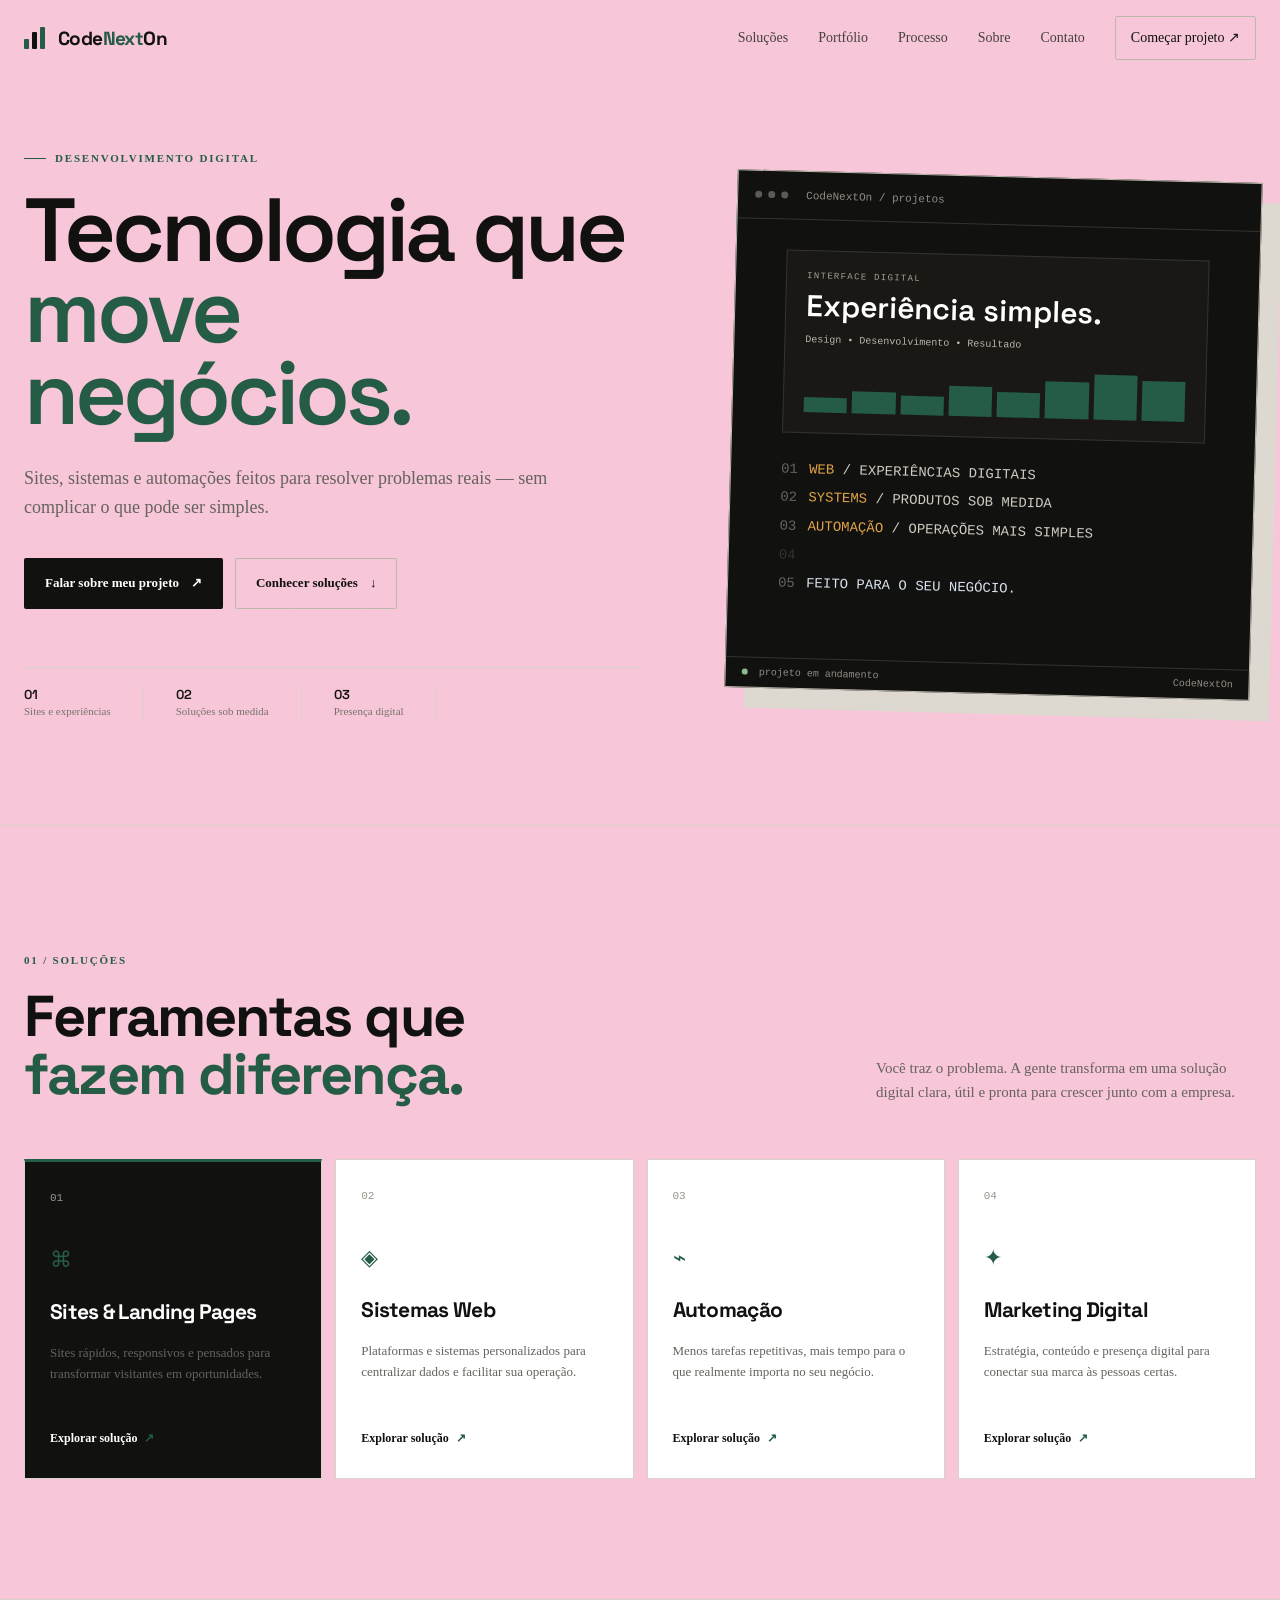
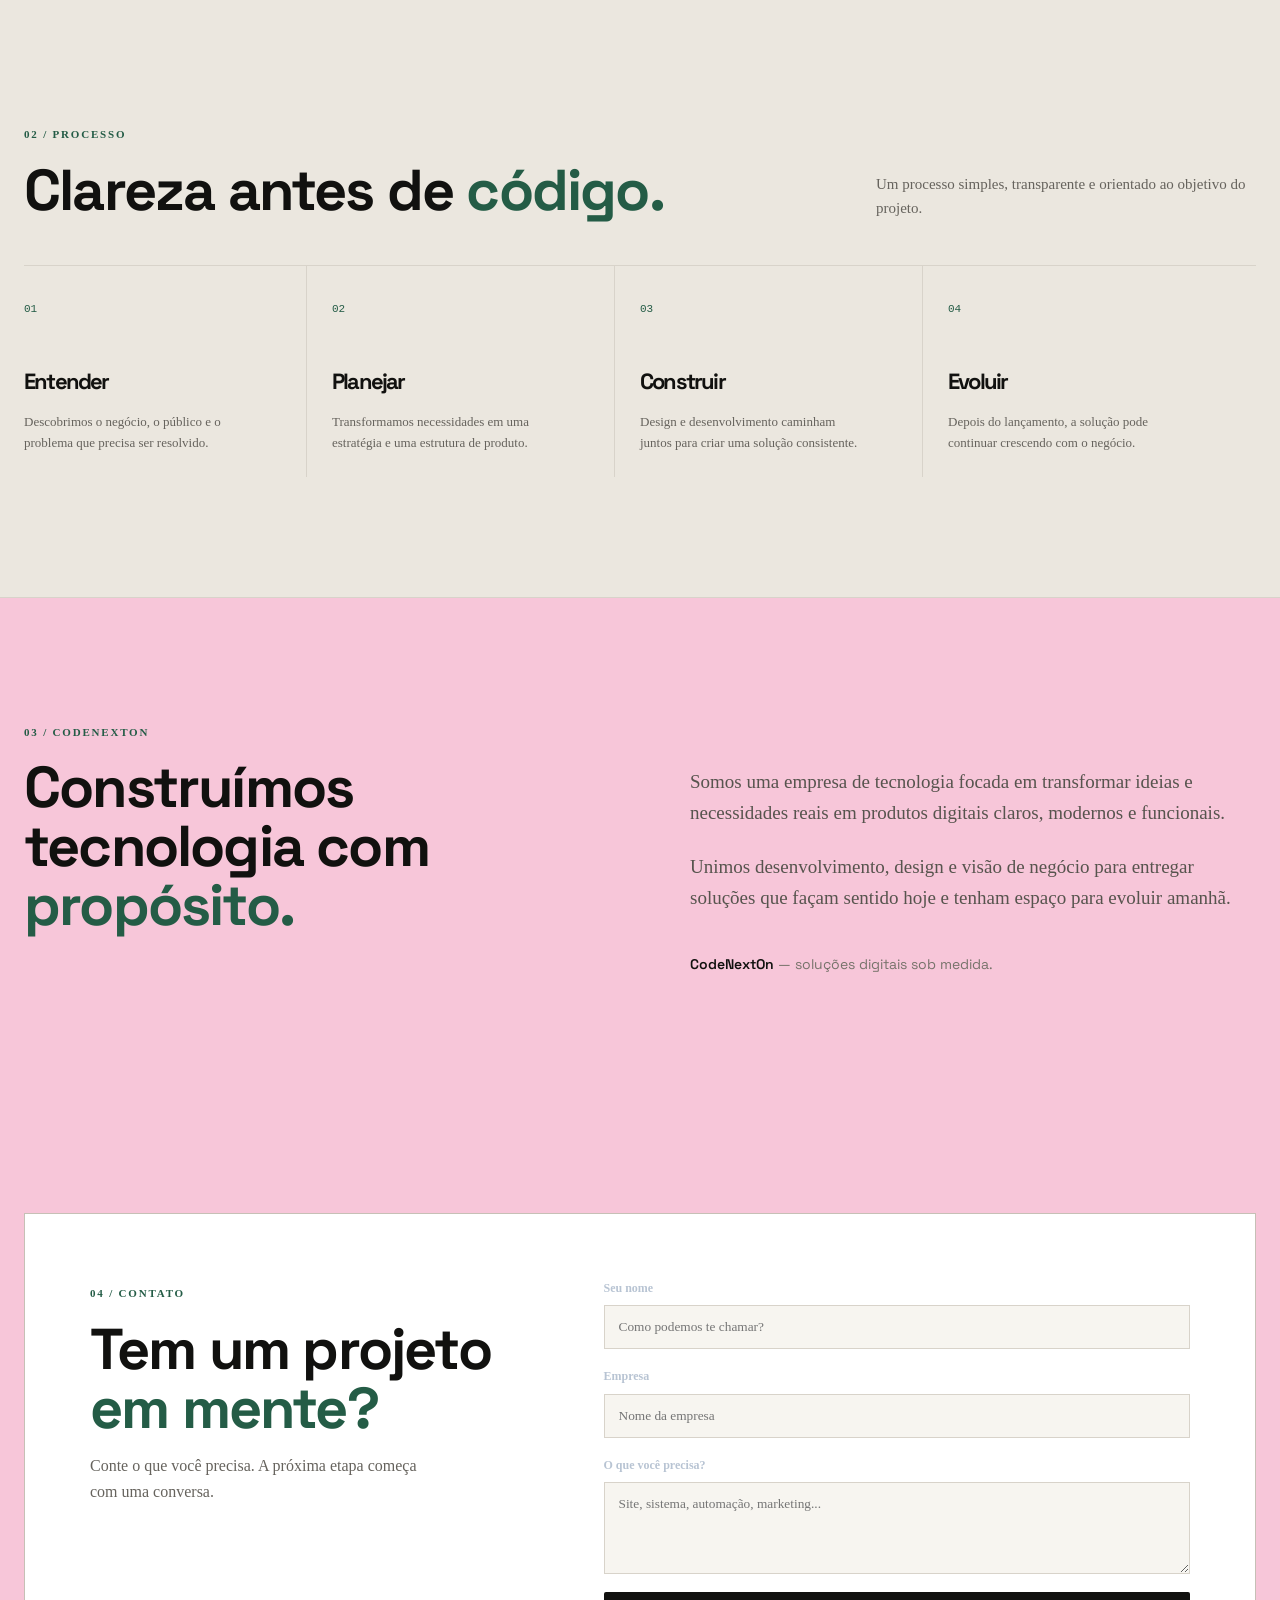
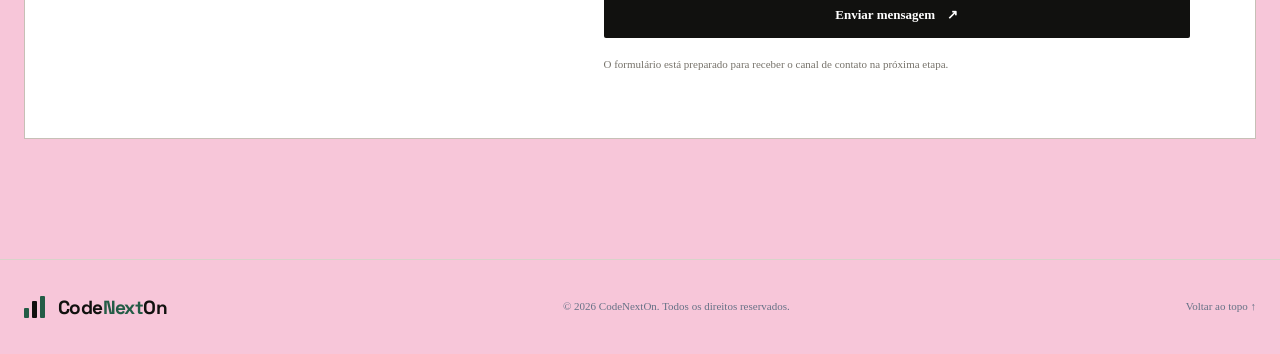
<file: index.html>
<!doctype html>
<html lang="pt-BR">
<head>
  <meta charset="UTF-8">
  <meta name="viewport" content="width=device-width, initial-scale=1.0">
  <meta name="description" content="CodeNextOn — desenvolvimento de sites, sistemas e soluções digitais sob medida.">
  <meta name="theme-color" content="#f4f1ea">
  <title>CodeNextOn — Soluções digitais para negócios</title>
  <link rel="preconnect" href="https://fonts.googleapis.com">
  <link rel="preconnect" href="https://fonts.gstatic.com" crossorigin>
  <link href="https://fonts.googleapis.com/css2?family=DM+Sans:wght@400;500;600;700&family=Space+Grotesk:wght@500;600;700&display=swap" rel="stylesheet">
  <link rel="stylesheet" href="assets/css/style.css">
</head>
<body>
  <div class="site-bg" aria-hidden="true"></div>
  <header class="header" id="inicio">
    <div class="container nav">
      <a class="brand" href="#inicio" aria-label="CodeNextOn — início">
        <span class="brand-mark"><span></span><span></span><span></span></span>
        <span>Code<span>Next</span>On</span>
      </a>
      <button class="menu-toggle" type="button" aria-label="Abrir menu" aria-expanded="false">☰</button>
      <nav class="nav-links" aria-label="Navegação principal">
        <a href="#solucoes">Soluções</a>
        <a href="portfolio.html">Portfólio</a>
        <a href="#processo">Processo</a>
        <a href="#sobre">Sobre</a>
        <a href="#contato">Contato</a>
        <a class="nav-cta" href="#contato">Começar projeto <span>↗</span></a>
      </nav>
    </div>
  </header>

  <main>
    <section class="hero">
      <div class="container hero-grid">
        <div class="hero-copy reveal">
          <div class="eyebrow"><span></span> Desenvolvimento digital</div>
          <h1>Tecnologia que <em>move negócios.</em></h1>
          <p class="hero-text">Sites, sistemas e automações feitos para resolver problemas reais — sem complicar o que pode ser simples.</p>
          <div class="hero-actions">
            <a class="button button-primary" href="#contato">Falar sobre meu projeto <span>↗</span></a>
            <a class="button button-ghost" href="#solucoes">Conhecer soluções <span>↓</span></a>
          </div>
          <div class="hero-proof">
            <div><strong>01</strong><span>Sites e experiências</span></div>
            <div><strong>02</strong><span>Soluções sob medida</span></div>
            <div><strong>03</strong><span>Presença digital</span></div>
          </div>
        </div>
        <div class="hero-visual reveal">
          <div class="orb orb-a"></div><div class="orb orb-b"></div>
          <div class="code-window">
            <div class="window-bar"><span></span><span></span><span></span><small>CodeNextOn / projetos</small></div>
            <div class="code-content"><div class="project-preview"><span class="preview-label">INTERFACE DIGITAL</span><strong>Experiência simples.</strong><small>Design • Desenvolvimento • Resultado</small><div class="mini-chart"><i></i><i></i><i></i><i></i><i></i><i></i><i></i><i></i></div></div><div class="code-content-inner">
              <div class="code-line"><i>01</i><span class="cyan">WEB</span> / EXPERIÊNCIAS DIGITAIS</div>
              <div class="code-line"><i>02</i><span class="cyan">SYSTEMS</span> / PRODUTOS SOB MEDIDA</div>
              <div class="code-line"><i>03</i><span class="cyan">AUTOMAÇÃO</span> / OPERAÇÕES MAIS SIMPLES</div>
              <div class="code-line blank"><i>04</i></div>
              <div class="code-line"><i>05</i><strong>FEITO PARA O SEU NEGÓCIO.</strong></div>
            </div></div>
            <div class="status-bar"><span><b></b> projeto em andamento</span><span>CodeNextOn</span></div>
          </div>
        </div>
      </div>
    </section>

    <section class="section solutions" id="solucoes">
      <div class="container">
        <div class="section-heading reveal">
          <div><span class="section-label">01 / Soluções</span><h2>Ferramentas que<br><span>fazem diferença.</span></h2></div>
          <p>Você traz o problema. A gente transforma em uma solução digital clara, útil e pronta para crescer junto com a empresa.</p>
        </div>
        <div class="solution-grid">
          <article class="solution-card featured reveal"><div class="card-number">01</div><div class="icon">⌘</div><h3>Sites & Landing Pages</h3><p>Sites rápidos, responsivos e pensados para transformar visitantes em oportunidades.</p><a href="#contato">Explorar solução <span>↗</span></a></article>
          <article class="solution-card reveal"><div class="card-number">02</div><div class="icon">◈</div><h3>Sistemas Web</h3><p>Plataformas e sistemas personalizados para centralizar dados e facilitar sua operação.</p><a href="#contato">Explorar solução <span>↗</span></a></article>
          <article class="solution-card reveal"><div class="card-number">03</div><div class="icon">⌁</div><h3>Automação</h3><p>Menos tarefas repetitivas, mais tempo para o que realmente importa no seu negócio.</p><a href="#contato">Explorar solução <span>↗</span></a></article>
          <article class="solution-card reveal"><div class="card-number">04</div><div class="icon">✦</div><h3>Marketing Digital</h3><p>Estratégia, conteúdo e presença digital para conectar sua marca às pessoas certas.</p><a href="#contato">Explorar solução <span>↗</span></a></article>
        </div>
      </div>
    </section>

    <section class="section process" id="processo">
      <div class="container">
        <div class="section-heading compact reveal"><div><span class="section-label">02 / Processo</span><h2>Clareza antes de <span>código.</span></h2></div><p>Um processo simples, transparente e orientado ao objetivo do projeto.</p></div>
        <div class="steps">
          <article class="step reveal"><span>01</span><div><h3>Entender</h3><p>Descobrimos o negócio, o público e o problema que precisa ser resolvido.</p></div></article>
          <article class="step reveal"><span>02</span><div><h3>Planejar</h3><p>Transformamos necessidades em uma estratégia e uma estrutura de produto.</p></div></article>
          <article class="step reveal"><span>03</span><div><h3>Construir</h3><p>Design e desenvolvimento caminham juntos para criar uma solução consistente.</p></div></article>
          <article class="step reveal"><span>04</span><div><h3>Evoluir</h3><p>Depois do lançamento, a solução pode continuar crescendo com o negócio.</p></div></article>
        </div>
      </div>
    </section>

    <section class="section manifesto" id="sobre">
      <div class="container manifesto-grid">
        <div class="manifesto-title reveal"><span class="section-label">03 / CodeNextOn</span><h2>Construímos tecnologia com <span>propósito.</span></h2></div>
        <div class="manifesto-copy reveal"><p>Somos uma empresa de tecnologia focada em transformar ideias e necessidades reais em produtos digitais claros, modernos e funcionais.</p><p>Unimos desenvolvimento, design e visão de negócio para entregar soluções que façam sentido hoje e tenham espaço para evoluir amanhã.</p><div class="signature">CodeNextOn <span>— soluções digitais sob medida.</span></div></div>
      </div>
    </section>

    <section class="section contact" id="contato">
      <div class="container contact-box reveal">
        <div><span class="section-label">04 / Contato</span><h2>Tem um projeto<br><span>em mente?</span></h2><p>Conte o que você precisa. A próxima etapa começa com uma conversa.</p></div>
        <form id="contact-form" class="contact-form">
          <label>Seu nome<input name="name" type="text" placeholder="Como podemos te chamar?" required></label>
          <label>Empresa<input name="company" type="text" placeholder="Nome da empresa"></label>
          <label>O que você precisa?<textarea name="message" rows="4" placeholder="Site, sistema, automação, marketing..." required></textarea></label>
          <button class="button button-primary" type="submit">Enviar mensagem <span>↗</span></button>
          <p class="form-note" id="form-note">O formulário está preparado para receber o canal de contato na próxima etapa.</p>
        </form>
      </div>
    </section>
  </main>

  <footer class="footer">
    <div class="container footer-inner"><a class="brand" href="#inicio"><span class="brand-mark"><span></span><span></span><span></span></span><span>Code<span>Next</span>On</span></a><p>© <span id="year"></span> CodeNextOn. Todos os direitos reservados.</p><a href="#inicio">Voltar ao topo ↑</a></div>
  </footer>
  <script src="assets/js/main.js"></script>
</body>
</html>
</file>
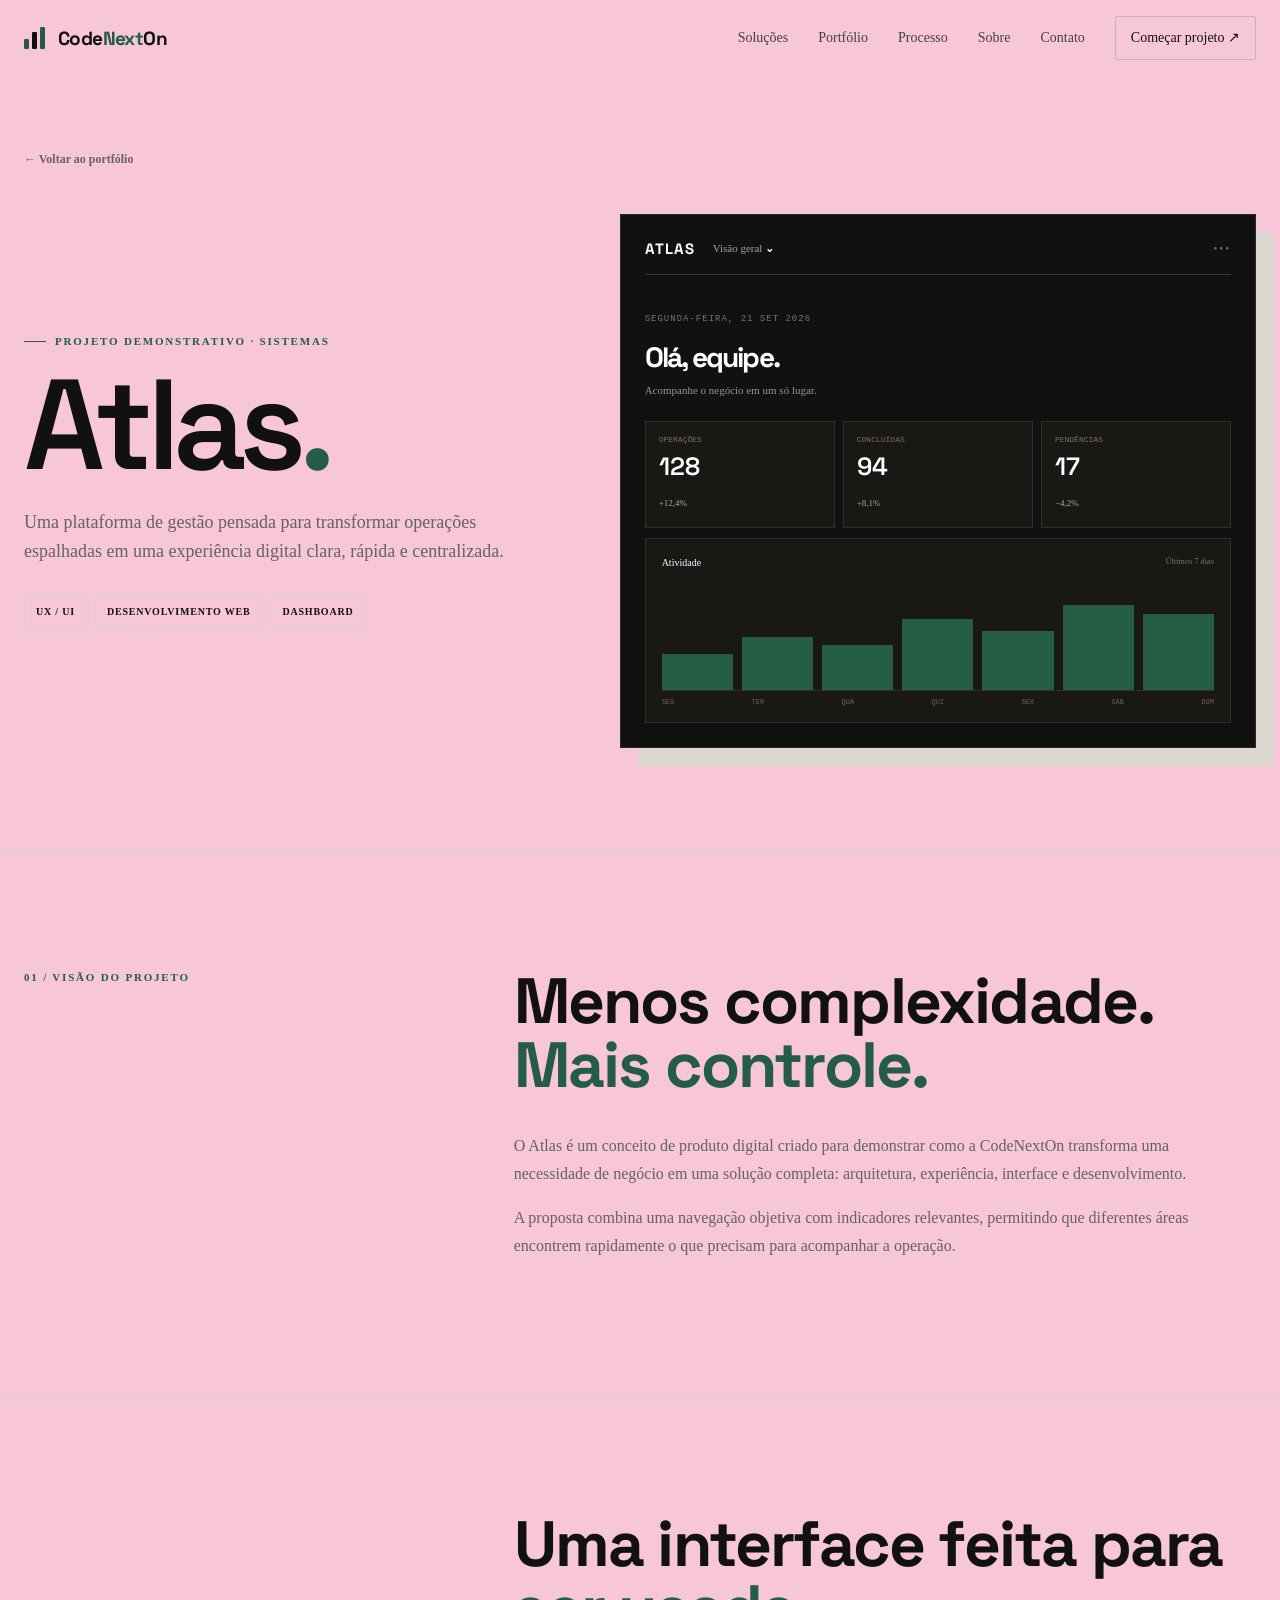
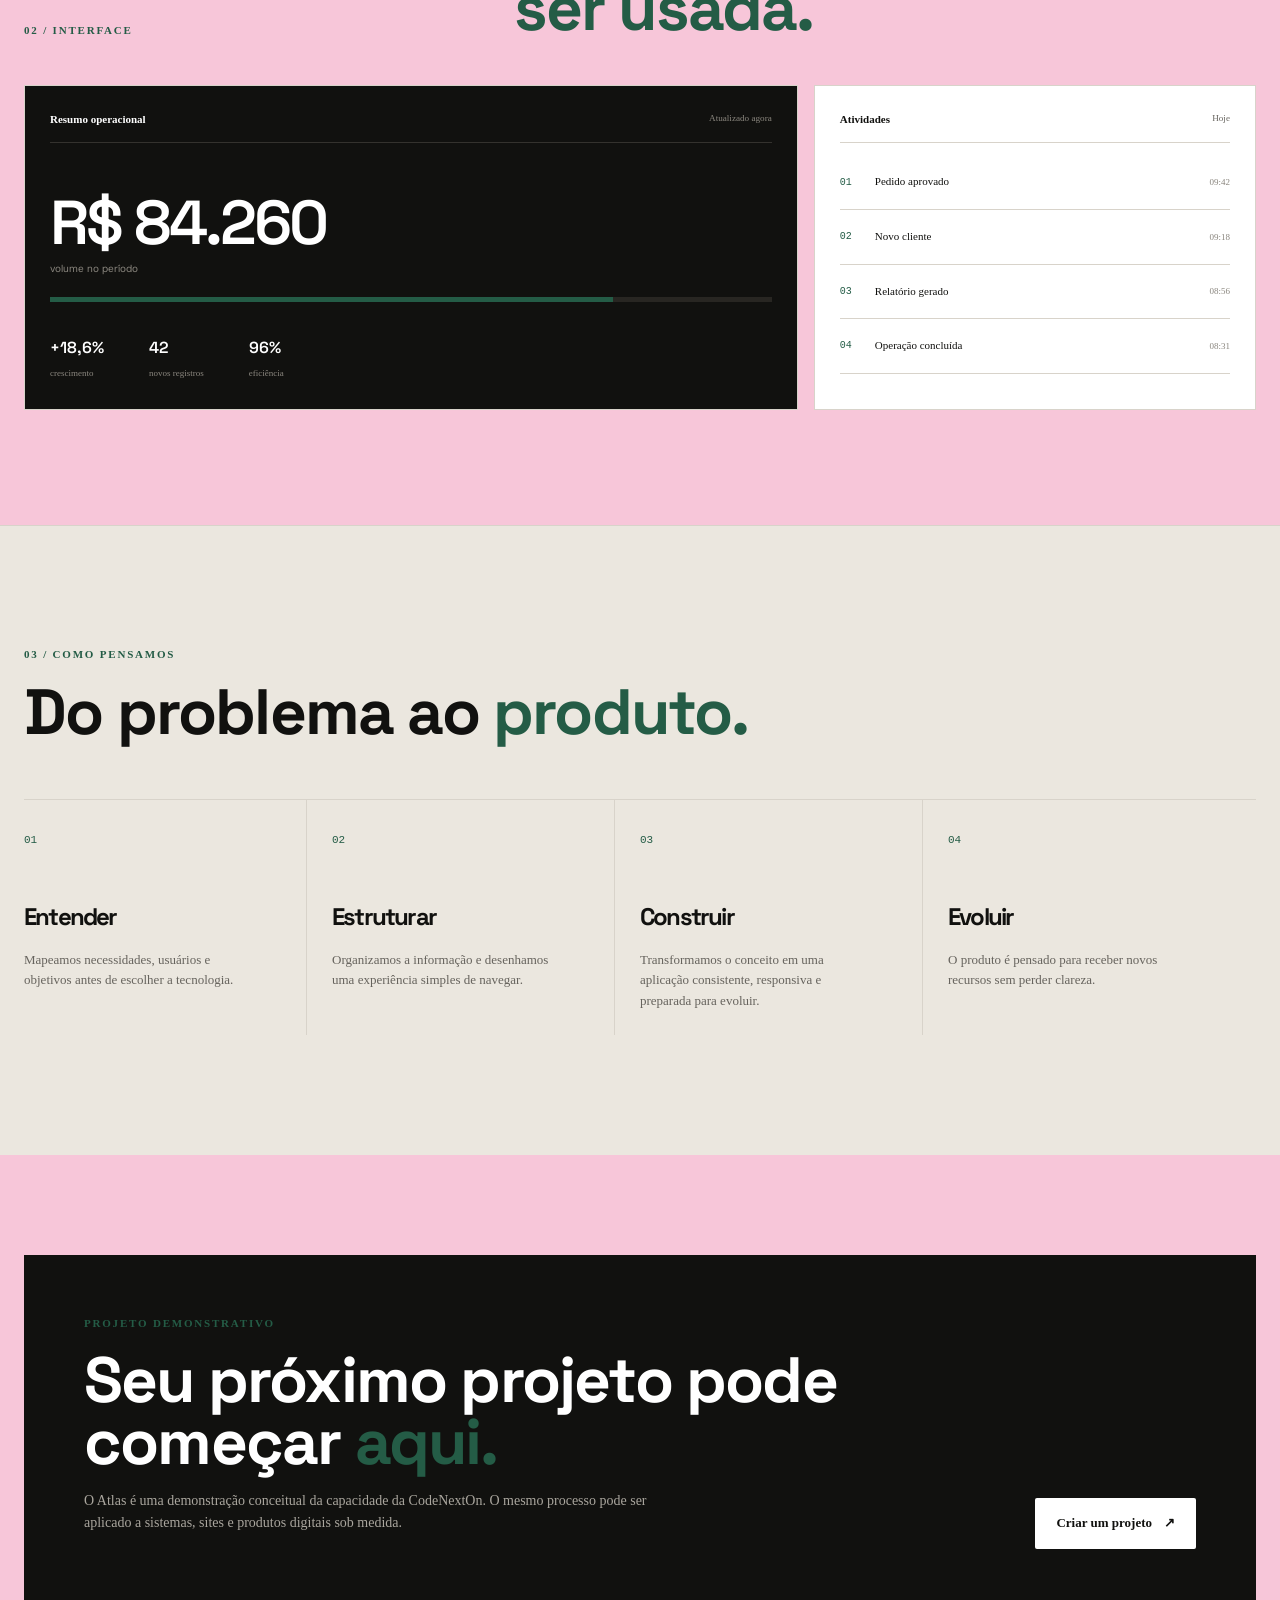
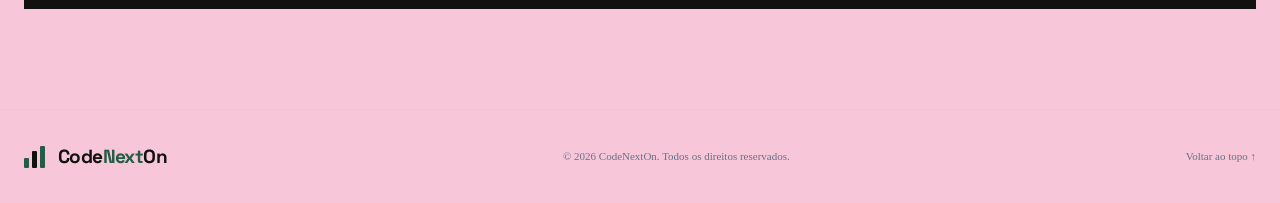
<file: portfolio-atlas.html>
<!doctype html>
<html lang="pt-BR">
<head>
  <meta charset="UTF-8">
  <meta name="viewport" content="width=device-width, initial-scale=1.0">
  <meta name="description" content="Atlas — projeto demonstrativo CodeNextOn de uma plataforma de gestão digital.">
  <meta name="theme-color" content="#f4f1ea">
  <title>Atlas — Plataforma de Gestão | CodeNextOn</title>
  <link rel="preconnect" href="https://fonts.googleapis.com">
  <link rel="preconnect" href="https://fonts.gstatic.com" crossorigin>
  <link href="https://fonts.googleapis.com/css2?family=DM+Sans:wght@400;500;600;700&family=Space+Grotesk:wght@500;600;700&display=swap" rel="stylesheet">
  <link rel="stylesheet" href="assets/css/style.css">
</head>
<body class="atlas-page">
  <div class="site-bg" aria-hidden="true"></div>
  <header class="header" id="inicio">
    <div class="container nav">
      <a class="brand" href="index.html" aria-label="CodeNextOn — início">
        <span class="brand-mark"><span></span><span></span><span></span></span>
        <span>Code<span>Next</span>On</span>
      </a>
      <button class="menu-toggle" type="button" aria-label="Abrir menu" aria-expanded="false">☰</button>
      <nav class="nav-links" aria-label="Navegação principal">
        <a href="index.html#solucoes">Soluções</a>
        <a href="portfolio.html">Portfólio</a>
        <a href="index.html#processo">Processo</a>
        <a href="index.html#sobre">Sobre</a>
        <a href="index.html#contato">Contato</a>
        <a class="nav-cta" href="index.html#contato">Começar projeto <span>↗</span></a>
      </nav>
    </div>
  </header>

  <main>
    <section class="atlas-hero">
      <div class="container">
        <a class="atlas-back" href="portfolio.html">← Voltar ao portfólio</a>
        <div class="atlas-hero-grid">
          <div class="reveal visible">
            <div class="eyebrow"><span></span> Projeto demonstrativo · Sistemas</div>
            <h1>Atlas<span>.</span></h1>
            <p class="atlas-lead">Uma plataforma de gestão pensada para transformar operações espalhadas em uma experiência digital clara, rápida e centralizada.</p>
            <div class="atlas-tags"><span>UX / UI</span><span>Desenvolvimento web</span><span>Dashboard</span></div>
          </div>
          <div class="atlas-dashboard reveal visible" aria-label="Prévia da plataforma Atlas">
            <div class="atlas-topbar"><strong>ATLAS</strong><span>Visão geral <b>⌄</b></span><i>•••</i></div>
            <div class="atlas-welcome"><small>SEGUNDA-FEIRA, 21 SET 2026</small><h2>Olá, equipe.</h2><p>Acompanhe o negócio em um só lugar.</p></div>
            <div class="atlas-metrics">
              <div><small>OPERAÇÕES</small><strong>128</strong><em>+12,4%</em></div>
              <div><small>CONCLUÍDAS</small><strong>94</strong><em>+8,1%</em></div>
              <div><small>PENDÊNCIAS</small><strong>17</strong><em>−4,2%</em></div>
            </div>
            <div class="atlas-chart">
              <div class="atlas-chart-head"><span>Atividade</span><small>Últimos 7 dias</small></div>
              <div class="atlas-bars"><i></i><i></i><i></i><i></i><i></i><i></i><i></i></div>
              <div class="atlas-days"><span>SEG</span><span>TER</span><span>QUA</span><span>QUI</span><span>SEX</span><span>SÁB</span><span>DOM</span></div>
            </div>
          </div>
        </div>
      </div>
    </section>

    <section class="atlas-overview section">
      <div class="container">
        <div class="atlas-overview-grid">
          <div class="section-label">01 / Visão do projeto</div>
          <div>
            <h2>Menos complexidade. <span>Mais controle.</span></h2>
            <p>O Atlas é um conceito de produto digital criado para demonstrar como a CodeNextOn transforma uma necessidade de negócio em uma solução completa: arquitetura, experiência, interface e desenvolvimento.</p>
            <p>A proposta combina uma navegação objetiva com indicadores relevantes, permitindo que diferentes áreas encontrem rapidamente o que precisam para acompanhar a operação.</p>
          </div>
        </div>
      </div>
    </section>

    <section class="atlas-interface">
      <div class="container">
        <div class="atlas-section-heading">
          <div class="section-label">02 / Interface</div>
          <h2>Uma interface feita para <span>ser usada.</span></h2>
        </div>
        <div class="atlas-panels">
          <div class="atlas-panel atlas-panel-large">
            <div class="panel-head"><span>Resumo operacional</span><small>Atualizado agora</small></div>
            <div class="panel-main-number">R$ 84.260<small>volume no período</small></div>
            <div class="panel-line"><span style="width:78%"></span></div>
            <div class="panel-stats"><div><strong>+18,6%</strong><small>crescimento</small></div><div><strong>42</strong><small>novos registros</small></div><div><strong>96%</strong><small>eficiência</small></div></div>
          </div>
          <div class="atlas-panel">
            <div class="panel-head"><span>Atividades</span><small>Hoje</small></div>
            <ul class="activity-list"><li><b>01</b><span>Pedido aprovado</span><small>09:42</small></li><li><b>02</b><span>Novo cliente</span><small>09:18</small></li><li><b>03</b><span>Relatório gerado</span><small>08:56</small></li><li><b>04</b><span>Operação concluída</span><small>08:31</small></li></ul>
          </div>
        </div>
      </div>
    </section>

    <section class="atlas-process section">
      <div class="container">
        <div class="section-label">03 / Como pensamos</div>
        <h2>Do problema ao <span>produto.</span></h2>
        <div class="atlas-process-grid">
          <article><b>01</b><h3>Entender</h3><p>Mapeamos necessidades, usuários e objetivos antes de escolher a tecnologia.</p></article>
          <article><b>02</b><h3>Estruturar</h3><p>Organizamos a informação e desenhamos uma experiência simples de navegar.</p></article>
          <article><b>03</b><h3>Construir</h3><p>Transformamos o conceito em uma aplicação consistente, responsiva e preparada para evoluir.</p></article>
          <article><b>04</b><h3>Evoluir</h3><p>O produto é pensado para receber novos recursos sem perder clareza.</p></article>
        </div>
      </div>
    </section>

    <section class="atlas-final">
      <div class="container">
        <div class="atlas-final-box">
          <div><div class="section-label">Projeto demonstrativo</div><h2>Seu próximo projeto pode começar <span>aqui.</span></h2><p>O Atlas é uma demonstração conceitual da capacidade da CodeNextOn. O mesmo processo pode ser aplicado a sistemas, sites e produtos digitais sob medida.</p></div>
          <a class="button button-primary" href="index.html#contato">Criar um projeto <span>↗</span></a>
        </div>
      </div>
    </section>
  </main>

  <footer class="footer">
    <div class="container footer-inner">
      <a class="brand" href="index.html"><span class="brand-mark"><span></span><span></span><span></span></span><span>Code<span>Next</span>On</span></a>
      <p>© <span id="year"></span> CodeNextOn. Todos os direitos reservados.</p>
      <a href="#inicio">Voltar ao topo ↑</a>
    </div>
  </footer>
  <script src="assets/js/main.js"></script>
</body>
</html>
</file>
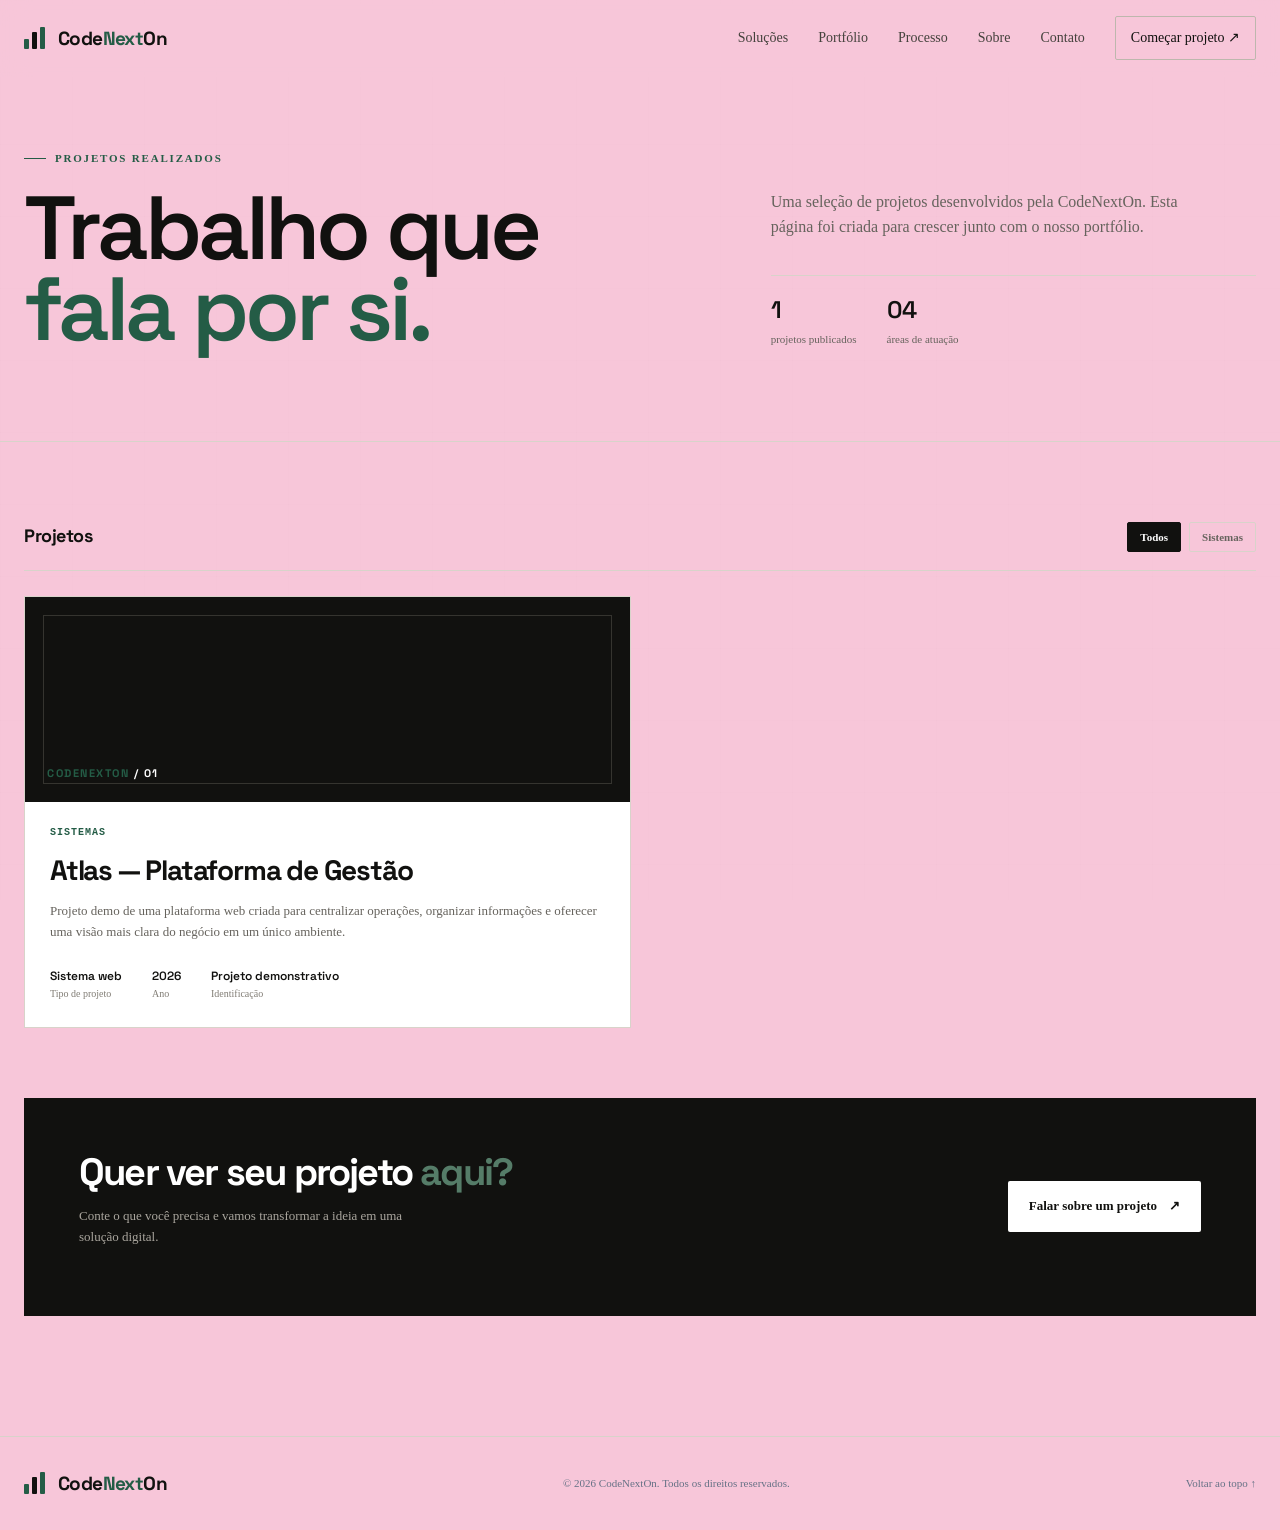
<file: portfolio.html>
<!doctype html>
<html lang="pt-BR">
<head>
  <meta charset="UTF-8">
  <meta name="viewport" content="width=device-width, initial-scale=1.0">
  <meta name="description" content="Portfólio CodeNextOn — projetos, sites, sistemas e soluções digitais desenvolvidos pela empresa.">
  <meta name="theme-color" content="#f4f1ea">
  <title>Portfólio — CodeNextOn</title>
  <link rel="preconnect" href="https://fonts.googleapis.com">
  <link rel="preconnect" href="https://fonts.gstatic.com" crossorigin>
  <link href="https://fonts.googleapis.com/css2?family=DM+Sans:wght@400;500;600;700&family=Space+Grotesk:wght@500;600;700&display=swap" rel="stylesheet">
  <link rel="stylesheet" href="assets/css/style.css">
</head>
<body>
  <div class="site-bg" aria-hidden="true"></div>
  <header class="header" id="inicio">
    <div class="container nav">
      <a class="brand" href="index.html" aria-label="CodeNextOn — início">
        <span class="brand-mark"><span></span><span></span><span></span></span>
        <span>Code<span>Next</span>On</span>
      </a>
      <button class="menu-toggle" type="button" aria-label="Abrir menu" aria-expanded="false">☰</button>
      <nav class="nav-links" aria-label="Navegação principal">
        <a href="index.html#solucoes">Soluções</a>
        <a href="portfolio.html">Portfólio</a>
        <a href="index.html#processo">Processo</a>
        <a href="index.html#sobre">Sobre</a>
        <a href="index.html#contato">Contato</a>
        <a class="nav-cta" href="index.html#contato">Começar projeto <span>↗</span></a>
      </nav>
    </div>
  </header>

  <main>
    <section class="portfolio-hero">
      <div class="container portfolio-hero-grid">
        <div class="reveal">
          <div class="eyebrow portfolio-kicker"><span></span> Projetos realizados</div>
          <h1>Trabalho que <em>fala por si.</em></h1>
        </div>
        <div class="reveal">
          <p class="portfolio-intro">Uma seleção de projetos desenvolvidos pela CodeNextOn. Esta página foi criada para crescer junto com o nosso portfólio.</p>
          <div class="portfolio-meta">
            <div><strong id="project-count">0</strong><span>projetos publicados</span></div>
            <div><strong>04</strong><span>áreas de atuação</span></div>
          </div>
        </div>
      </div>
    </section>

    <section class="portfolio-list-section">
      <div class="container">
        <div class="portfolio-toolbar reveal">
          <h2>Projetos</h2>
          <div class="portfolio-filters" id="portfolio-filters" aria-label="Filtrar portfólio"></div>
        </div>
        <div class="portfolio-grid" id="portfolio-grid"></div>

        <div class="portfolio-cta reveal">
          <div>
            <h2>Quer ver seu projeto <span>aqui?</span></h2>
            <p>Conte o que você precisa e vamos transformar a ideia em uma solução digital.</p>
          </div>
          <a class="button button-primary" href="index.html#contato">Falar sobre um projeto <span>↗</span></a>
        </div>
      </div>
    </section>
  </main>

  <footer class="footer">
    <div class="container footer-inner">
      <a class="brand" href="index.html"><span class="brand-mark"><span></span><span></span><span></span></span><span>Code<span>Next</span>On</span></a>
      <p>© <span id="year"></span> CodeNextOn. Todos os direitos reservados.</p>
      <a href="#inicio">Voltar ao topo ↑</a>
    </div>
  </footer>
  <script src="assets/js/main.js"></script>
  <script src="assets/js/portfolio.js"></script>
</body>
</html>
</file>
<file: assets/css/style.css>
:root{--bg:#f7c6d9;--surface:#ffffff;--surface-2:#ece8df;--text:#11110f;--muted:#66635d;--line:#d8d3ca;--accent:#245c46;--accent-2:#b69a5a;--green:#557c68;--max:1240px}*{box-sizing:border-box}html{scroll-behavior:smooth}body{margin:0;background:var(--bg);color:var(--text);font-family:"DM Sans",sans-serif;line-height:1.6}body,button,input,textarea{font-family:inherit}a{color:inherit;text-decoration:none}.site-bg{position:fixed;inset:0;z-index:-2;background:#f7c6d9}.site-bg:after{content:"";position:absolute;inset:0;opacity:.32;background-image:linear-gradient(rgba(17,17,15,.025) 1px,transparent 1px),linear-gradient(90deg,rgba(17,17,15,.025) 1px,transparent 1px);background-size:72px 72px}.container{width:min(var(--max),calc(100% - 48px));margin:auto}.header{position:fixed;top:0;left:0;right:0;z-index:20;background:rgba(247,198,217,.9);backdrop-filter:blur(14px);border-bottom:1px solid transparent}.header.scrolled{border-color:var(--line)}.nav{height:76px;display:flex;align-items:center;justify-content:space-between}.brand{display:inline-flex;align-items:center;gap:10px;font:700 19px "Space Grotesk",sans-serif;letter-spacing:-.6px}.brand>span:last-child span{color:var(--accent)}.brand-mark{display:flex;align-items:flex-end;gap:3px;width:24px;height:22px}.brand-mark span{display:block;width:5px;border-radius:1px;background:var(--accent)}.brand-mark span:nth-child(1){height:10px}.brand-mark span:nth-child(2){height:17px;background:#11110f}.brand-mark span:nth-child(3){height:22px}.nav-links{display:flex;align-items:center;gap:30px;font-size:14px;color:#45423d}.nav-links a:not(.nav-cta):hover{color:var(--accent)}.nav-cta{border:1px solid #bdb7ad;padding:10px 15px;border-radius:2px;color:#11110f}.nav-cta:hover{border-color:rgba(36,92,70,.3)}.menu-toggle{display:none;background:none;color:white;border:0;font-size:25px}.hero{min-height:820px;display:flex;align-items:center;padding:150px 0 105px;border-bottom:1px solid var(--line)}.hero-grid{display:grid;grid-template-columns:1.08fr .92fr;gap:90px;align-items:center}.eyebrow,.section-label{color:var(--accent);font-size:11px;font-weight:700;letter-spacing:1.8px;text-transform:uppercase}.eyebrow{display:flex;align-items:center;gap:9px;margin-bottom:22px}.eyebrow span{width:22px;height:1px;background:var(--accent)}h1,h2,h3{font-family:"Space Grotesk",sans-serif;margin:0;letter-spacing:-1.8px}h1{font-size:clamp(54px,7vw,94px);line-height:.91;max-width:820px;font-weight:600;letter-spacing:-4px}h1 em{font-style:normal;color:var(--accent);-webkit-text-stroke:0}.hero-text{max-width:590px;color:var(--muted);font-size:18px;margin:30px 0 36px}.hero-actions{display:flex;gap:12px;flex-wrap:wrap}.button{display:inline-flex;align-items:center;justify-content:center;gap:12px;border-radius:2px;padding:14px 20px;font-weight:700;font-size:13px;border:1px solid transparent;cursor:pointer}.button-primary{background:#11110f;color:#fff}.button-primary:hover{background:var(--accent);transform:translateY(-1px)}.button-ghost{border-color:#bdb7ad;color:#11110f}.hero-proof{display:flex;gap:0;margin-top:58px;border-top:1px solid var(--line);padding-top:18px}.hero-proof div{display:flex;flex-direction:column;padding-right:32px;margin-right:32px;border-right:1px solid var(--line)}.hero-proof strong{font:600 13px "Space Grotesk";color:#11110f}.hero-proof span{font-size:11px;color:#77736b}.hero-visual{position:relative;min-height:470px;display:grid;place-items:center;perspective:1000px}.hero-visual:before{content:"";position:absolute;width:92%;height:92%;border:1px solid #d8d3ca;transform:rotate(-4deg)}.hero-visual:after{content:"";position:absolute;width:48px;height:1px;background:var(--accent);top:12%;right:3%}.orb{display:none}.orb-a{animation-delay:-2s}.orb-b{animation-delay:-5s}.orb-a{width:300px;height:300px;background:radial-gradient(circle,rgba(94,231,255,.09),transparent 68%);top:30px;right:0}.orb-b{width:230px;height:230px;background:radial-gradient(circle,rgba(139,124,255,.08),transparent 68%);bottom:0;left:0}.code-window{position:relative;z-index:2;width:min(540px,100%);border:1px solid #bdb7ad;background:#11110f;box-shadow:20px 20px 0 #ded9d0;overflow:hidden;transform:rotate(1.5deg)}.window-bar{height:48px;border-bottom:1px solid #34332f;display:flex;align-items:center;gap:6px;padding:0 17px}.window-bar>span{width:7px;height:7px;border-radius:50%;background:#5c5a55}.window-bar small{margin-left:12px;color:#918d84;font:11px monospace}.code-content{padding:30px 25px;font:14px/2.05 ui-monospace,SFMono-Regular,Menlo,monospace;color:#d0cbc1}.code-line{white-space:nowrap}.code-line i{display:inline-block;width:28px;color:#68645d;font-style:normal}.indent{padding-left:25px}.purple{color:#d78b3d}.cyan{color:#e0a24a}.green{color:#8dbb91}.code-line strong{font-weight:500;color:#d8e1ec}.blank{opacity:.4}.cursor{display:inline-block;width:7px;height:15px;background:var(--accent);vertical-align:-2px;animation:blink 1s infinite}.status-bar{border-top:1px solid #34332f;padding:9px 16px;display:flex;justify-content:space-between;color:#918d84;font:10px monospace}.status-bar b{display:inline-block;width:6px;height:6px;background:#8dbb91;border-radius:50%;margin-right:5px}.section{padding:120px 0}.section-heading{display:grid;grid-template-columns:1fr 380px;gap:60px;align-items:end;margin-bottom:55px}.section-heading.compact{margin-bottom:45px}.section-heading h2,.manifesto-title h2,.contact-box h2{font-size:clamp(38px,4.5vw,62px);line-height:1.02;margin-top:15px}.section-heading h2 span,.manifesto-title h2 span,.contact-box h2 span{color:var(--accent)}.section-heading>p{color:var(--muted);font-size:15px;margin:0}.solution-grid{display:grid;grid-template-columns:repeat(4,1fr);gap:13px}.solution-card{min-height:320px;padding:30px 25px;border:1px solid var(--line);background:#fff;border-radius:0;display:flex;flex-direction:column;transition:.25s}.solution-card:hover{border-color:#aaa49b;transform:translateY(-4px);background:#fff}.solution-card.featured{background:#11110f;color:#fff;border-top:3px solid var(--accent)}.card-number{color:#99958c;font:11px monospace;margin-bottom:38px}.icon{font-size:22px;color:var(--accent);margin-bottom:18px}.solution-card h3{font-size:21px;letter-spacing:-.7px}.solution-card p{color:var(--muted);font-size:13px;line-height:1.65}.solution-card a{margin-top:auto;color:#11110f;font-size:12px;font-weight:700}.solution-card.featured a{color:#fff}.solution-card a span{color:var(--accent);margin-left:4px}.process{border-top:1px solid var(--line);border-bottom:1px solid var(--line);background:#ebe7df}.steps{display:grid;grid-template-columns:repeat(4,1fr);gap:0;border-top:1px solid var(--line)}.step{padding:28px 25px 10px 0;border-right:1px solid var(--line);margin-right:25px}.step:last-child{border-right:0;margin-right:0}.step>span{color:var(--accent);font:11px monospace}.step h3{font-size:22px;margin:45px 0 8px}.step p{color:var(--muted);font-size:13px;max-width:230px}.manifesto-grid{display:grid;grid-template-columns:1fr 1fr;gap:100px}.manifesto-copy{padding-top:48px}.manifesto-copy p{color:#57544e;font-size:19px;line-height:1.65;margin:0 0 22px;max-width:570px}.signature{margin-top:42px;font:600 14px "Space Grotesk";color:#11110f}.signature span{color:#77736b;font-weight:400}.contact-box{display:grid;grid-template-columns:.85fr 1.15fr;gap:80px;border:1px solid #c6c0b6;border-radius:0;padding:65px;background:#fff}.contact-box>div p{color:var(--muted);max-width:350px}.contact-form{display:grid;gap:18px}.contact-form label{display:grid;gap:7px;color:#b8c4d3;font-size:12px;font-weight:600}.contact-form input,.contact-form textarea{width:100%;background:#f7f5f0;border:1px solid var(--line);border-radius:0;color:#11110f;padding:13px 14px;outline:0;resize:vertical}.contact-form input:focus,.contact-form textarea:focus{border-color:var(--accent)}.form-note{color:#77736b;font-size:11px;margin:0}.footer{border-top:1px solid var(--line);padding:27px 0}.footer-inner{display:flex;align-items:center;justify-content:space-between;gap:20px}.footer p,.footer a:last-child{color:#667286;font-size:11px}.reveal{opacity:0;transform:translateY(18px);transition:opacity .7s ease,transform .7s ease}.reveal.visible{opacity:1;transform:none}@keyframes blink{50%{opacity:0}}@keyframes orb-float{0%,100%{transform:translate3d(0,0,0) scale(1)}50%{transform:translate3d(12px,-16px,0) scale(1.05)}}@media(prefers-reduced-motion:reduce){*,*:before,*:after{animation-duration:.01ms!important;animation-iteration-count:1!important;scroll-behavior:auto!important}}@media(max-width:950px){.hero-grid,.manifesto-grid,.contact-box{grid-template-columns:1fr}.hero{padding-top:130px}.hero-visual{min-height:390px}.solution-grid{grid-template-columns:1fr 1fr}.steps{grid-template-columns:1fr 1fr;gap:20px}.step{border-right:0;margin-right:0;border-bottom:1px solid var(--line);padding-bottom:25px}.manifesto-copy{padding-top:0}.contact-box{gap:45px}.section-heading{grid-template-columns:1fr}.nav-links{gap:16px}.nav-cta{display:none}}@media(max-width:680px){.container{width:min(var(--max),calc(100% - 32px))}.menu-toggle{display:block}.nav-links{display:none;position:absolute;top:76px;left:16px;right:16px;background:#fff;border:1px solid var(--line);border-radius:0;padding:14px;flex-direction:column;align-items:stretch}.nav-links.open{display:flex}.nav-links a{padding:9px}.hero{min-height:auto;padding:125px 0 75px}.hero-grid{gap:30px}.hero-text{font-size:16px}.hero-proof{gap:15px;flex-wrap:wrap;margin-top:35px}.hero-visual{min-height:330px}.code-content{padding:22px 12px;font-size:10px}.code-line i{width:21px}.indent{padding-left:15px}.section{padding:80px 0}.section-heading{gap:20px;margin-bottom:35px}.solution-grid,.steps{grid-template-columns:1fr}.solution-card{min-height:250px}.step h3{margin-top:25px}.contact-box{padding:32px 22px}.footer-inner{flex-direction:column;align-items:flex-start}.footer p{order:3}}.project-preview{margin:0 25px 22px;padding:20px;border:1px solid #34332f;background:#191815;border-radius:0;display:grid;gap:5px}.preview-label{font:9px ui-monospace,monospace;letter-spacing:1.3px;color:#a39f96}.project-preview strong{font:30px "Space Grotesk";font-weight:600;color:#fff}.project-preview small{font-size:10px;color:#b9b5ac}.mini-chart{height:48px;display:flex;align-items:end;gap:5px;margin-top:8px}.mini-chart i{display:block;flex:1;background:#245c46;border-radius:0}.mini-chart i:nth-child(1){height:30%}.mini-chart i:nth-child(2){height:45%}.mini-chart i:nth-child(3){height:38%}.mini-chart i:nth-child(4){height:62%}.mini-chart i:nth-child(5){height:52%}.mini-chart i:nth-child(6){height:76%}.mini-chart i:nth-child(7){height:92%}.mini-chart i:nth-child(8){height:82%}.code-content-inner{padding:0 25px 30px;font:14px/2.05 ui-monospace,SFMono-Regular,Menlo,monospace;color:#d0cbc1}.code-content-inner .code-line{white-space:nowrap}@media(max-width:680px){.project-preview{margin:0 12px 18px}.code-content-inner{padding:0 12px 22px;font-size:10px}}
.portfolio-hero{padding:150px 0 90px;border-bottom:1px solid var(--line)}
.portfolio-hero-grid{display:grid;grid-template-columns:1.15fr .85fr;gap:90px;align-items:end}
.portfolio-kicker{display:flex;align-items:center;gap:9px;margin-bottom:20px}
.portfolio-kicker span{width:22px;height:1px;background:var(--accent)}
.portfolio-hero h1{max-width:900px}
.portfolio-hero h1 em{color:var(--accent);font-style:normal}
.portfolio-intro{max-width:430px;color:var(--muted);font-size:16px;margin:0 0 4px}
.portfolio-meta{display:flex;gap:30px;border-top:1px solid var(--line);padding-top:18px;margin-top:35px}
.portfolio-meta strong{display:block;font:600 24px "Space Grotesk";letter-spacing:-1px}
.portfolio-meta span{font-size:11px;color:var(--muted)}
.portfolio-list-section{padding:80px 0 120px}
.portfolio-toolbar{display:flex;justify-content:space-between;align-items:center;gap:20px;border-bottom:1px solid var(--line);padding-bottom:18px;margin-bottom:25px}
.portfolio-toolbar h2{font-size:18px;letter-spacing:-.5px}
.portfolio-filters{display:flex;gap:8px;flex-wrap:wrap}
.portfolio-filter{background:transparent;border:1px solid var(--line);padding:8px 12px;border-radius:2px;font-size:11px;font-weight:700;color:var(--muted);cursor:pointer}
.portfolio-filter.active,.portfolio-filter:hover{background:#11110f;color:#fff;border-color:#11110f}
.portfolio-grid{display:grid;grid-template-columns:repeat(2,1fr);gap:18px}
.portfolio-card{border:1px solid var(--line);background:#fff;min-height:430px;display:flex;flex-direction:column;overflow:hidden;transition:.25s}
.portfolio-card:hover{transform:translateY(-4px);border-color:#aaa49b}
.portfolio-cover{height:205px;background:#11110f;position:relative;padding:22px;display:flex;align-items:flex-end}
.portfolio-cover:before{content:"";position:absolute;inset:18px;border:1px solid #35342f}
.portfolio-cover-mark{position:relative;z-index:1;font:700 11px "Space Grotesk";letter-spacing:1.5px;color:#fff;text-transform:uppercase}
.portfolio-cover-mark span{color:var(--accent)}
.portfolio-card:nth-child(2n) .portfolio-cover{background:#ebe7df}
.portfolio-card:nth-child(2n) .portfolio-cover:before{border-color:#d0cbc1}
.portfolio-card:nth-child(2n) .portfolio-cover-mark{color:#11110f}
.portfolio-card-body{padding:25px;display:flex;flex-direction:column;flex:1}
.portfolio-tag{font:700 10px monospace;color:var(--accent);letter-spacing:1px;text-transform:uppercase}
.portfolio-card h3{font-size:28px;letter-spacing:-1.2px;margin:10px 0 9px}
.portfolio-card p{font-size:13px;color:var(--muted);max-width:560px;margin:0}
.portfolio-details{display:flex;gap:30px;margin-top:auto;padding-top:25px}
.portfolio-details div{display:grid;gap:2px}
.portfolio-details strong{font:600 12px "Space Grotesk"}
.portfolio-details span{font-size:10px;color:#817d75}
.portfolio-empty{border:1px dashed #c6c0b6;padding:60px 30px;text-align:center;background:#faf8f4}
.portfolio-empty h3{font-size:25px;margin-bottom:8px}
.portfolio-empty p{max-width:520px;margin:0 auto;color:var(--muted);font-size:13px}
.portfolio-note{margin-top:18px;font-size:11px;color:#817d75}
.portfolio-cta{margin-top:70px;background:#11110f;color:#fff;padding:55px;display:flex;justify-content:space-between;align-items:center;gap:35px}
.portfolio-cta h2{font-size:38px;line-height:1.05;max-width:650px}
.portfolio-cta h2 span{color:#557c68}
.portfolio-cta p{color:#aaa69e;font-size:13px;max-width:340px}
.portfolio-cta .button-primary{background:#fff;color:#11110f}
.portfolio-cta .button-primary:hover{background:var(--accent);color:#fff}
@media(max-width:950px){.portfolio-hero-grid{grid-template-columns:1fr;gap:35px}.portfolio-grid{grid-template-columns:1fr}}
@media(max-width:680px){.portfolio-hero{padding-top:125px}.portfolio-toolbar{align-items:flex-start;flex-direction:column}.portfolio-card{min-height:390px}.portfolio-cover{height:175px}.portfolio-cta{padding:32px 22px;display:grid}.portfolio-cta h2{font-size:30px}.portfolio-meta{gap:20px;flex-wrap:wrap}}

/* Atlas demo */
.atlas-page .header{background:rgba(247,198,217,.94)}
.atlas-back{display:inline-block;margin-bottom:45px;color:var(--muted);font-size:12px;font-weight:700}.atlas-back:hover{color:var(--accent)}
.atlas-hero{padding:145px 0 100px;border-bottom:1px solid var(--line)}
.atlas-hero-grid{display:grid;grid-template-columns:.9fr 1.1fr;gap:75px;align-items:center}
.atlas-hero h1{font-size:clamp(72px,10vw,142px);line-height:.82;letter-spacing:-7px;margin-bottom:30px}
.atlas-hero h1 span{color:var(--accent)}
.atlas-lead{max-width:540px;color:var(--muted);font-size:18px;line-height:1.65;margin:0 0 28px}
.atlas-tags{display:flex;flex-wrap:wrap;gap:8px}.atlas-tags span{border:1px solid var(--line);padding:8px 11px;font-size:10px;font-weight:700;text-transform:uppercase;letter-spacing:.8px}
.atlas-dashboard{background:#11110f;color:#fff;padding:24px;box-shadow:18px 18px 0 #ddd8cf;border:1px solid #292824;transform:rotate(1deg)}
.atlas-topbar{display:flex;align-items:center;gap:18px;border-bottom:1px solid #36342f;padding-bottom:16px;font-size:11px}.atlas-topbar strong{font:700 15px "Space Grotesk";letter-spacing:1px;color:#fff}.atlas-topbar span{color:#a8a49c}.atlas-topbar b{color:#fff}.atlas-topbar i{margin-left:auto;color:#77736b;font-style:normal;letter-spacing:2px}
.atlas-welcome{padding:28px 0 22px}.atlas-welcome small{color:#77736b;font:9px monospace;letter-spacing:1px}.atlas-welcome h2{font-size:28px;margin:6px 0 2px}.atlas-welcome p{color:#9b978f;font-size:11px;margin:0}
.atlas-metrics{display:grid;grid-template-columns:repeat(3,1fr);gap:8px}.atlas-metrics div{background:#191815;border:1px solid #302e2a;padding:13px}.atlas-metrics small{display:block;color:#77736b;font:8px monospace}.atlas-metrics strong{display:block;font:600 25px "Space Grotesk";margin:6px 0}.atlas-metrics em{font-style:normal;color:#8dbb91;font-size:9px}
.atlas-chart{margin-top:10px;background:#191815;border:1px solid #302e2a;padding:16px}.atlas-chart-head{display:flex;justify-content:space-between;font-size:10px}.atlas-chart-head small{color:#77736b}.atlas-bars{height:105px;display:flex;align-items:end;gap:9px;border-bottom:1px solid #34312d;margin-top:15px}.atlas-bars i{flex:1;background:#245c46;min-height:16px}.atlas-bars i:nth-child(1){height:34%}.atlas-bars i:nth-child(2){height:51%}.atlas-bars i:nth-child(3){height:43%}.atlas-bars i:nth-child(4){height:68%}.atlas-bars i:nth-child(5){height:57%}.atlas-bars i:nth-child(6){height:82%}.atlas-bars i:nth-child(7){height:73%}.atlas-days{display:flex;justify-content:space-between;color:#68645d;font:7px monospace;padding-top:7px}
.atlas-overview{border-bottom:1px solid var(--line)}.atlas-overview-grid{display:grid;grid-template-columns:.7fr 1.3fr;gap:90px}.atlas-overview h2{font-size:clamp(38px,5vw,66px);line-height:1;max-width:780px}.atlas-overview h2 span,.atlas-section-heading h2 span,.atlas-process h2 span,.atlas-final-box h2 span{color:var(--accent)}.atlas-overview p{max-width:720px;color:var(--muted);font-size:16px;line-height:1.75}.atlas-overview p:first-of-type{margin-top:35px}
.atlas-interface{padding:115px 0;border-bottom:1px solid var(--line)}.atlas-section-heading{display:grid;grid-template-columns:.7fr 1.3fr;gap:90px;align-items:end;margin-bottom:45px}.atlas-section-heading h2{font-size:clamp(38px,5vw,66px);line-height:1}
.atlas-panels{display:grid;grid-template-columns:1.4fr .8fr;gap:16px}.atlas-panel{background:#fff;border:1px solid var(--line);padding:25px;min-height:310px}.atlas-panel-large{background:#11110f;color:#fff}.panel-head{display:flex;justify-content:space-between;border-bottom:1px solid var(--line);padding-bottom:14px;font-size:11px;font-weight:700}.atlas-panel-large .panel-head{border-color:#34322e}.panel-head small{font-weight:400;color:var(--muted)}.atlas-panel-large .panel-head small{color:#8b877f}.panel-main-number{font:600 clamp(38px,5vw,62px) "Space Grotesk";letter-spacing:-3px;padding:40px 0 22px}.panel-main-number small{display:block;font:10px "DM Sans";letter-spacing:0;color:#8b877f}.panel-line{height:5px;background:#282622}.panel-line span{display:block;height:100%;background:var(--accent)}.panel-stats{display:flex;gap:45px;margin-top:35px}.panel-stats strong{display:block;font:600 16px "Space Grotesk"}.panel-stats small{color:#8b877f;font-size:9px}.activity-list{list-style:none;padding:12px 0 0;margin:0}.activity-list li{display:grid;grid-template-columns:25px 1fr auto;gap:10px;padding:18px 0;border-bottom:1px solid var(--line);align-items:center;font-size:11px}.activity-list b{font:10px monospace;color:var(--accent)}.activity-list small{color:#88847c;font-size:9px}
.atlas-process{background:#ebe7df}.atlas-process h2{font-size:clamp(42px,5vw,68px);line-height:1;margin:16px 0 55px}.atlas-process-grid{display:grid;grid-template-columns:repeat(4,1fr);border-top:1px solid var(--line)}.atlas-process-grid article{padding:25px 25px 10px 0;border-right:1px solid var(--line);margin-right:25px}.atlas-process-grid article:last-child{border:0;margin:0}.atlas-process-grid b{font:11px monospace;color:var(--accent)}.atlas-process-grid h3{font-size:24px;margin:48px 0 8px}.atlas-process-grid p{font-size:13px;color:var(--muted);max-width:230px}
.atlas-final{padding:100px 0}.atlas-final-box{background:#11110f;color:#fff;padding:60px;display:flex;justify-content:space-between;align-items:end;gap:50px}.atlas-final-box h2{font-size:clamp(38px,5vw,65px);line-height:.98;max-width:780px;margin:16px 0}.atlas-final-box p{color:#aaa69e;max-width:590px;font-size:14px}.atlas-final-box .button-primary{background:#fff;color:#11110f;white-space:nowrap}.atlas-final-box .button-primary:hover{background:var(--accent);color:#fff}
@media(max-width:950px){.atlas-hero-grid,.atlas-overview-grid,.atlas-section-heading{grid-template-columns:1fr;gap:40px}.atlas-panels{grid-template-columns:1fr}.atlas-process-grid{grid-template-columns:1fr 1fr}.atlas-final-box{align-items:flex-start;flex-direction:column}}
@media(max-width:680px){.atlas-hero{padding-top:125px}.atlas-hero h1{font-size:82px;letter-spacing:-5px}.atlas-dashboard{padding:14px;box-shadow:9px 9px 0 #ddd8cf}.atlas-metrics{gap:4px}.atlas-metrics div{padding:9px}.atlas-metrics strong{font-size:20px}.atlas-chart{padding:10px}.atlas-overview-grid,.atlas-section-heading{gap:25px}.atlas-process-grid{grid-template-columns:1fr}.atlas-process-grid article{border-right:0;border-bottom:1px solid var(--line);margin:0;padding:25px 0}.atlas-process-grid h3{margin-top:25px}.atlas-final{padding:70px 0}.atlas-final-box{padding:32px 22px}}
</file>
